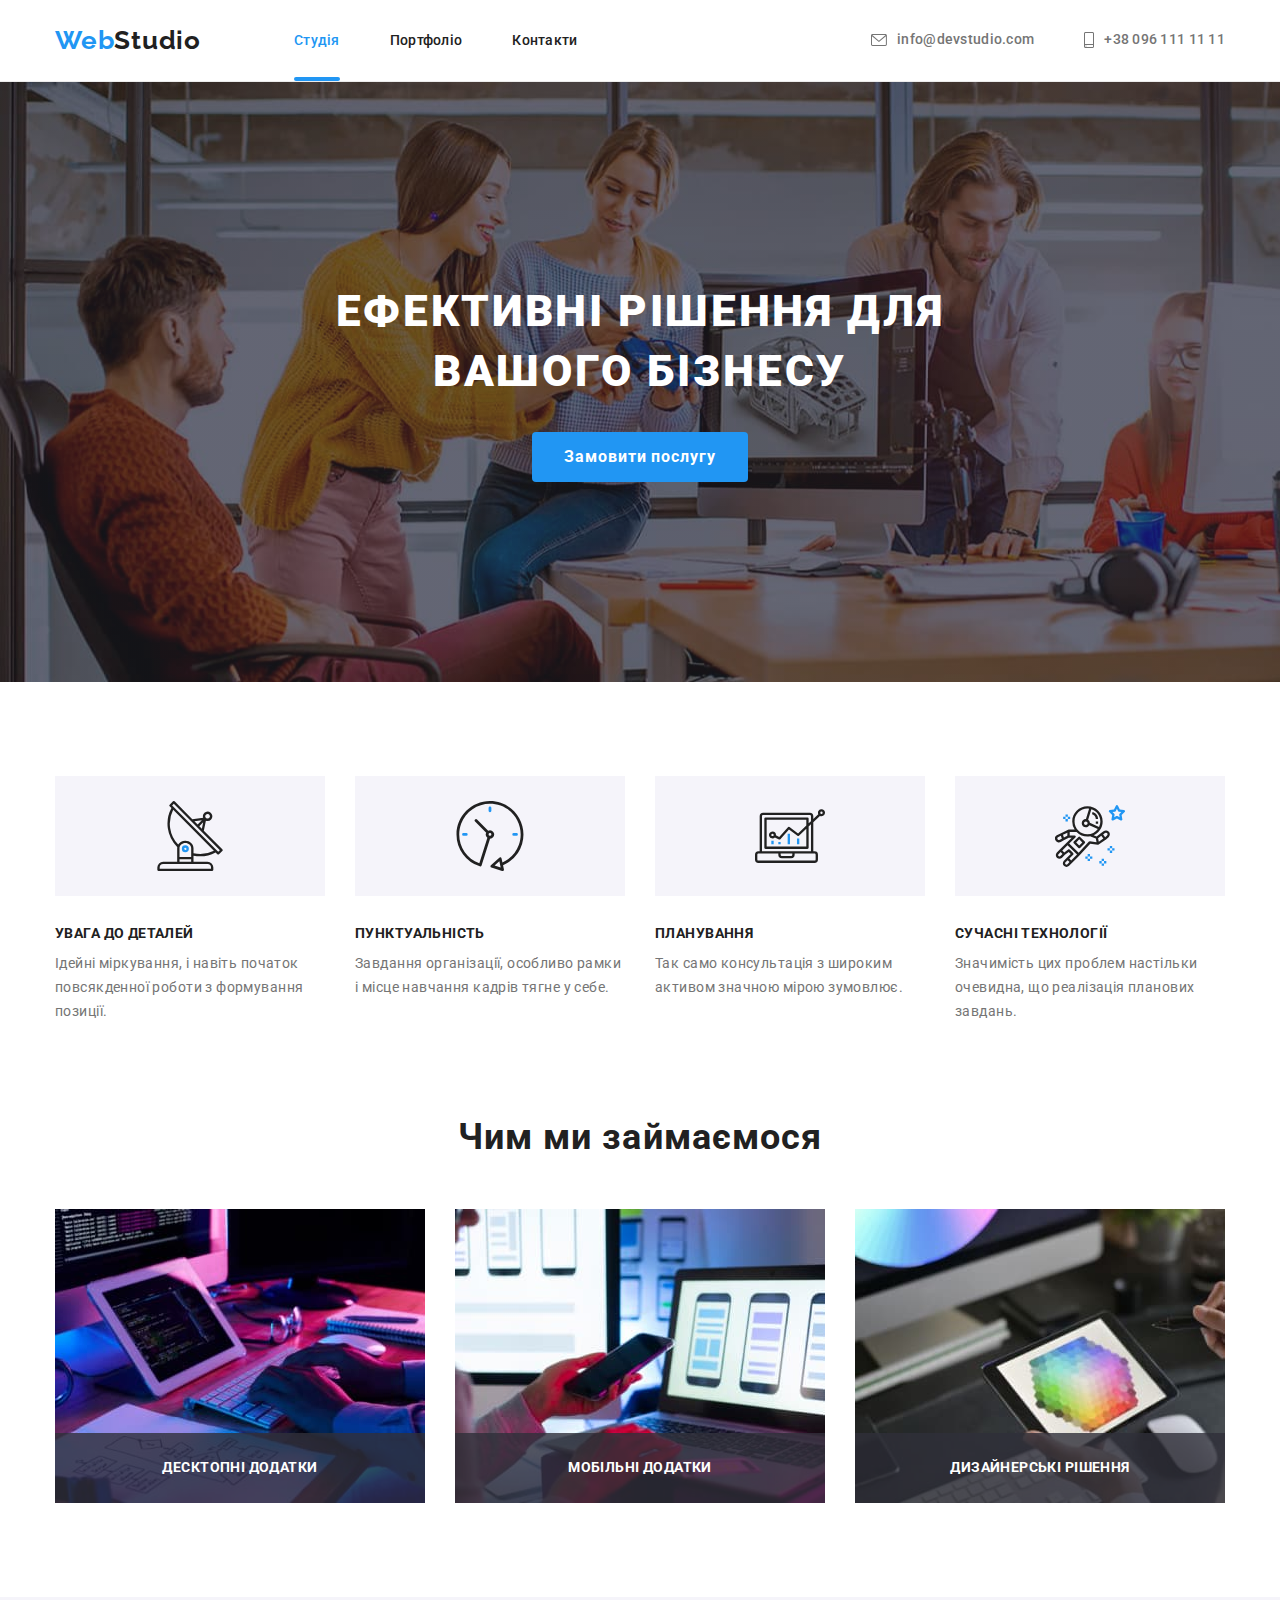
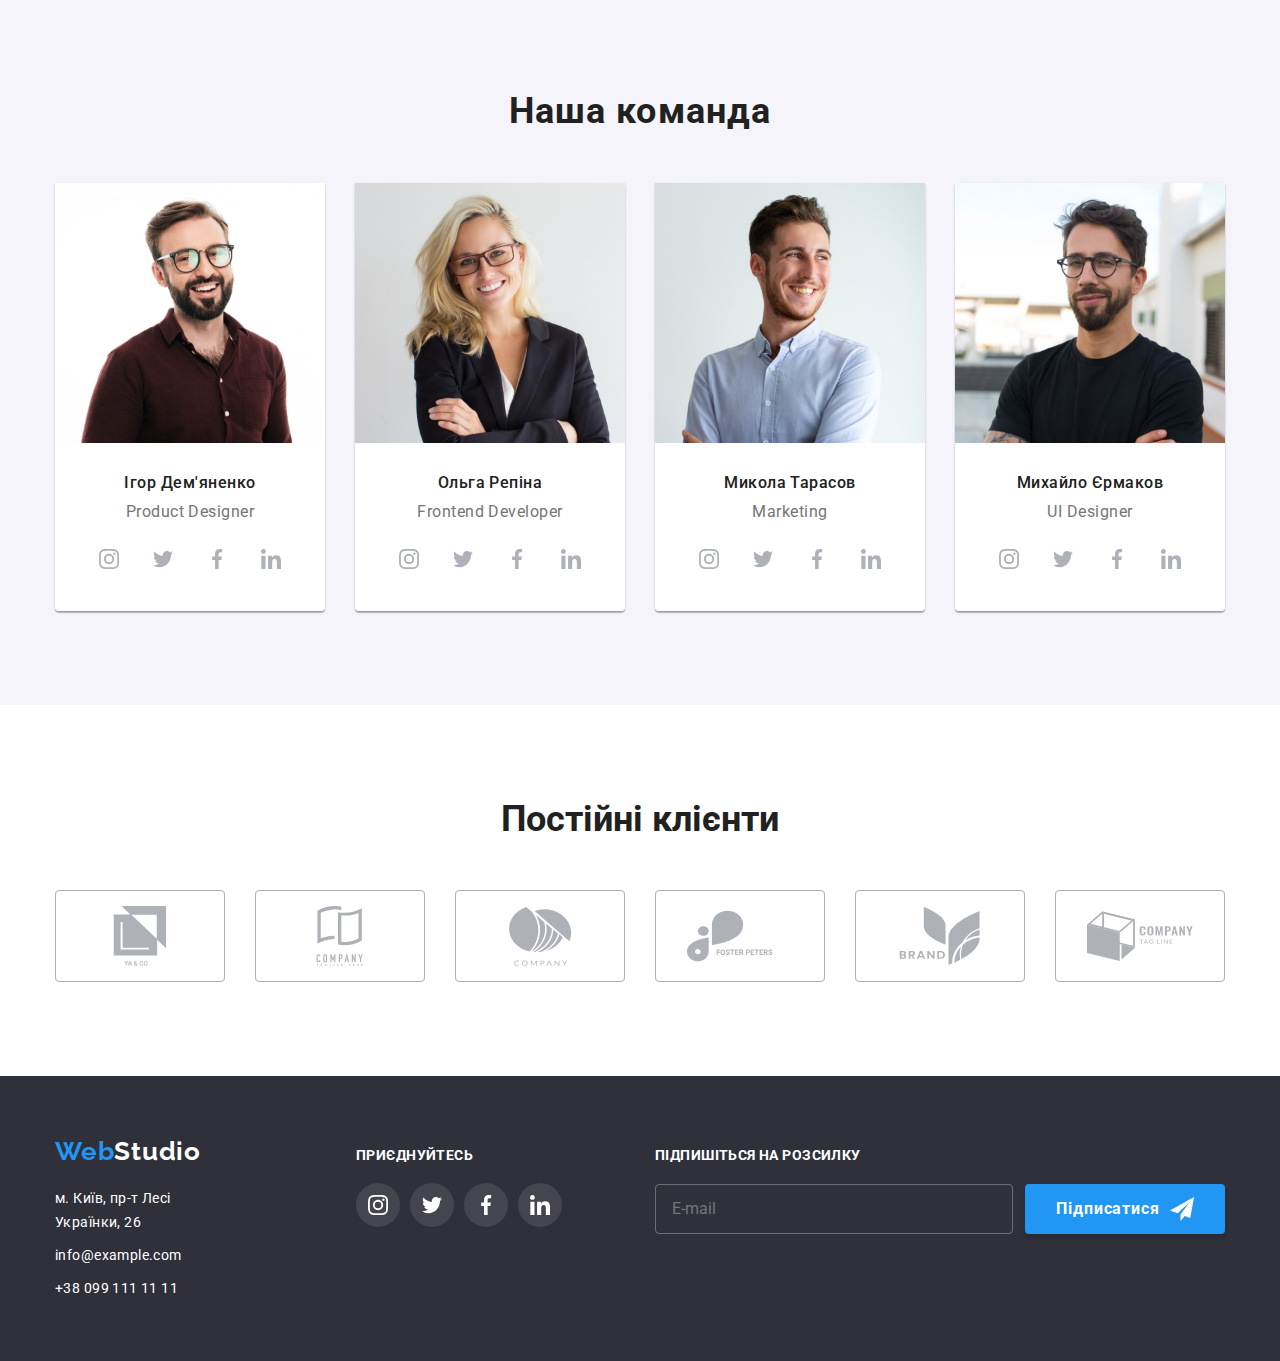
<file: index.html>
<!DOCTYPE html>
<html lang="uk">
<head>
    <meta charset="UTF-8">
    <meta http-equiv="X-UA-Compatible" content="IE=edge">
    <meta name="viewport" content="width=device-width, initial-scale=1.0">
    <title>Студія</title>
    <link rel="preconnect" href="https://fonts.googleapis.com">
    <link rel="preconnect" href="https://fonts.gstatic.com" crossorigin>
    <link href="https://fonts.googleapis.com/css2?family=Raleway:wght@700&family=Roboto:wght@400;500;700;900&display=swap"
        rel="stylesheet">
    <link rel="stylesheet" href="https://cdn.jsdelivr.net/npm/modern-normalize@1.1.0/modern-normalize.min.css">
    <link rel="stylesheet" href="./css/styles.css">
</head>
<body>
    <header class="page-header">
        <div class="container page-header-container">
        <nav class="nav">
            <a href="./index.html" lang="en" class="link logo header-logo"><span class="accent">Web</span>Studio</a>
            <ul class="list nav-list">
                <li class="nav-item"><a href="./index.html" class="link nav-link accent current">Студія</a></li>
                <li class="nav-item"><a href="./portfolio.html" class="link nav-link">Портфоліо</a></li>
                <li class="nav-item"><a href="" class="link nav-link">Контакти</a></li>
            </ul>
        </nav>
        <ul class="list contacts-list">
            <li class="contacts-item" >
                <a href="mailto:info@devstudio.com" class="link contacts-link">info@devstudio.com
                    <svg class="contacts-icon" width="16" height="12">
                        <use href="./images/icons.svg#icon-envelope"></use>
                    </svg>
                </a>                
            </li>
            <li class="contacts-item">
                <a href="tel:+380961111111" class="link contacts-link">+38 096 111 11 11
                    <svg class="contacts-icon" width="10" height="16">
                        <use href="./images/icons.svg#icon-smartphone"></use>
                    </svg>
                </a>
            </li>
        </ul>
        </div>
    </header>
    <main>
        <section class="hero">
            <div class="container">
            <h1 class="hero-title">Ефективні рішення для вашого бізнесу</h1>
            <button type="button" class="button hero-button" data-modal-open>Замовити послугу</button>
            </div>
        </section>
        <section class="features section">
            <div class="container">
            <h2 class="visually-hidden">Наші переваги</h2>
            <ul class="list features-list">
                <li class="features-item">
                    <div class="features-icon">
                        <svg width="70" height="70">
                            <use href="./images/icons.svg#icon-antenna"></use>
                        </svg>
                    </div>
                    <h3 class="features-subtitle">Увага до деталей</h3>
                    <p class="features-text">Ідейні міркування, і навіть початок повсякденної роботи з формування позиції.</p>
                </li>
                <li class="features-item">
                    <div class="features-icon">
                        <svg width="70" height="70">
                            <use href="./images/icons.svg#icon-clock"></use>
                        </svg>
                    </div>
                    <h3 class="features-subtitle">Пунктуальність</h3>
                    <p class="features-text">Завдання організації, особливо рамки і місце навчання кадрів тягне у себе.</p>
                </li>
                <li class="features-item">
                    <div class="features-icon">
                        <svg width="70" height="70">
                            <use href="./images/icons.svg#icon-diagram"></use>
                        </svg>
                    </div>
                    <h3 class="features-subtitle">Планування</h3>
                    <p class="features-text">Так само консультація з широким активом значною мірою зумовлює.</p>
                </li>
                <li class="features-item">
                    <div class="features-icon">
                        <svg width="70" height="70">
                            <use href="./images/icons.svg#icon-astronaut"></use>
                        </svg>
                    </div>
                    <h3 class="features-subtitle">Сучасні технології</h3>
                    <p class="features-text">Значимість цих проблем настільки очевидна, що реалізація планових завдань.</p>
                </li>
            </ul>
            </div>
        </section>
        <section class="work">
            <div class="container">
            <h2 class="work-title">Чим ми займаємося</h2>
            <ul class="list work-list">
                <li class="work-item">
                    <div class="work-wrapper">
                    <img src="./images/what-we-do/writing-code.jpg" alt="Програмування" width="370" height="294">
                    <p class="work-text">Десктопні додатки</p>
                    </div>
                </li>
                <li class="work-item">
                    <div class="work-wrapper">
                    <img src="./images/what-we-do/design.jpg" alt="Розробка сайтів" width="370" height="294">
                    <p class="work-text">Мобільні додатки</p>
                    </div>
                </li>
                <li class="work-item">
                    <div class="work-wrapper">
                    <img src="./images/what-we-do/colors.jpg" alt="Дизайн" width="370" height="294">
                    <p class="work-text">Дизайнерські рішення</p>
                    </div>
                </li>
            </ul>
            </div>
        </section>
        <section class="team section">
            <div class="container">
            <h2 class="team-title">Наша команда</h2>
            <ul class="list team-list">
                <li class="team-item">
                    <img src="./images/our-team/product-designer.jpg" alt="Product Designer" width="270" height="260">
                    <div class="team-card-content-wrapper">
                    <h3 class="team-member">Ігор Дем'яненко</h3>
                    <p lang="en" class="team-position">Product Designer</p>
                    <ul class="list team-icons-list">
                        <li class="team-icons-item">
                            <a href="" class="team-icons-link">
                                <svg width="20" height="20" class="team-icon">
                                    <use href="./images/icons.svg#icon-instagram"></use>
                                </svg>
                            </a>
                        </li>
                        <li class="team-icons-item">
                            <a href="" class="team-icons-link">
                                <svg width="20" height="20" class="team-icon">
                                    <use href="./images/icons.svg#icon-twitter"></use>
                                </svg>
                            </a>
                        </li>
                        <li class="team-icons-item">
                            <a href="" class="team-icons-link">
                                <svg width="20" height="20" class="team-icon">
                                    <use href="./images/icons.svg#icon-facebook"></use>
                                </svg>
                            </a>
                        </li>
                        <li class="team-icons-item">
                            <a href="" class="team-icons-link">
                                <svg width="20" height="20" class="team-icon">
                                    <use href="./images/icons.svg#icon-linkedin"></use>
                                </svg>
                            </a>
                        </li>
                    </ul>
                    </div>
                </li>
                <li class="team-item">
                    <img src="./images/our-team/frontend-developer.jpg" alt="Frontend Developer" width="270" height="260">
                    <div class="team-card-content-wrapper">
                    <h3 class="team-member">Ольга Репіна</h3>
                    <p lang="en" class="team-position">Frontend Developer</p>
                    <ul class="list team-icons-list">
                        <li class="team-icons-item">
                            <a href="" class="team-icons-link">
                                <svg width="20" height="20" class="team-icon">
                                    <use href="./images/icons.svg#icon-instagram"></use>
                                </svg>
                            </a>
                        </li>
                        <li class="team-icons-item">
                            <a href="" class="team-icons-link">
                                <svg width="20" height="20" class="team-icon">
                                    <use href="./images/icons.svg#icon-twitter"></use>
                                </svg>
                            </a>
                        </li>
                        <li class="team-icons-item">
                            <a href="" class="team-icons-link">
                                <svg width="20" height="20" class="team-icon">
                                    <use href="./images/icons.svg#icon-facebook"></use>
                                </svg>
                            </a>
                        </li>
                        <li class="team-icons-item">
                            <a href="" class="team-icons-link">
                                <svg width="20" height="20" class="team-icon">
                                    <use href="./images/icons.svg#icon-linkedin"></use>
                                </svg>
                            </a>
                        </li>
                    </ul>
                    </div>
                </li>
                <li class="team-item">
                    <img src="./images/our-team/marketing.jpg" alt="Marketing" width="270" height="260">
                    <div class="team-card-content-wrapper">
                    <h3 class="team-member">Микола Тарасов</h3>
                    <p lang="en" class="team-position">Marketing</p>
                    <ul class="list team-icons-list">
                        <li class="team-icons-item">
                            <a href="" class="team-icons-link">
                                <svg width="20" height="20" class="team-icon">
                                    <use href="./images/icons.svg#icon-instagram"></use>
                                </svg>
                            </a>
                        </li>
                        <li class="team-icons-item">
                            <a href="" class="team-icons-link">
                                <svg width="20" height="20" class="team-icon">
                                    <use href="./images/icons.svg#icon-twitter"></use>
                                </svg>
                            </a>
                        </li>
                        <li class="team-icons-item">
                            <a href="" class="team-icons-link">
                                <svg width="20" height="20" class="team-icon">
                                    <use href="./images/icons.svg#icon-facebook"></use>
                                </svg>
                            </a>
                        </li>
                        <li class="team-icons-item">
                            <a href="" class="team-icons-link">
                                <svg width="20" height="20" class="team-icon">
                                    <use href="./images/icons.svg#icon-linkedin"></use>
                                </svg>
                            </a>
                        </li>
                    </ul>
                    </div>
                </li>
                <li class="team-item">
                    <img src="./images/our-team/ui-designer.jpg" alt="UI Designer" width="270" height="260">
                    <div class="team-card-content-wrapper">
                    <h3 class="team-member">Михайло Єрмаков</h3>
                    <p lang="en" class="team-position">UI Designer</p>
                    <ul class="list team-icons-list">
                        <li class="team-icons-item">
                            <a href="" class="team-icons-link">
                                <svg width="20" height="20" class="team-icon">
                                    <use href="./images/icons.svg#icon-instagram"></use>
                                </svg>
                            </a>
                        </li>
                        <li class="team-icons-item">
                            <a href="" class="team-icons-link">
                                <svg width="20" height="20" class="team-icon">
                                    <use href="./images/icons.svg#icon-twitter"></use>
                                </svg>
                            </a>
                        </li>
                        <li class="team-icons-item">
                            <a href="" class="team-icons-link">
                                <svg width="20" height="20" class="team-icon">
                                    <use href="./images/icons.svg#icon-facebook"></use>
                                </svg>
                            </a>
                        </li>
                        <li class="team-icons-item">
                            <a href="" class="team-icons-link">
                                <svg width="20" height="20" class="team-icon">
                                    <use href="./images/icons.svg#icon-linkedin"></use>
                                </svg>
                            </a>
                        </li>
                    </ul>
                    </div>
                </li>
            </ul>
            </div>
        </section>     
        <section class="section clients-section">
            <div class="container">
                <h2 class="title clients-title">Постійні клієнти</h2>
                <ul class="list clients-list">
                    <li class="clients-item">
                        <a href="" class="clients-link">
                        <svg class="clients-icon" width="106" height="60">
                        <use href="./images/icons.svg#icon-client-logo1"></use>
                    </svg>
                        </a>
                    </li>
                    <li class="clients-item">
                        <a href="" class="clients-link">
                            <svg class="clients-icon" width="106" height="60">
                                <use href="./images/icons.svg#icon-client-logo2"></use>
                            </svg>
                        </a>
                    </li>
                    <li class="clients-item">
                        <a href="" class="clients-link">
                            <svg class="clients-icon" width="106" height="60">
                                <use href="./images/icons.svg#icon-client-logo3"></use>
                            </svg>
                        </a>
                    </li>
                    <li class="clients-item">
                        <a href="" class="clients-link">
                            <svg class="clients-icon" width="106" height="60">
                                <use href="./images/icons.svg#icon-client-logo4"></use>
                            </svg>
                        </a>
                    </li>
                    <li class="clients-item">
                        <a href="" class="clients-link">
                            <svg class="clients-icon" width="106" height="60">
                                <use href="./images/icons.svg#icon-client-logo5"></use>
                            </svg>
                        </a>
                    </li>
                    <li class="clients-item">
                        <a href="" class="clients-link">
                            <svg class="clients-icon" width="106" height="60">
                                <use href="./images/icons.svg#icon-client-logo6"></use>
                            </svg>
                        </a>
                    </li>
                </ul>
            </div>
        </section>   
    </main>
    <footer class="page-footer">
        <div class="container footer-container">
            <div class="footer-logo-contacts">
                <a href="./index.html" lang="en" class="link logo footer-logo"><span class="accent">Web</span><span
                        class="studio">Studio</span></a>
                <address class="address">
                    <ul class="list address-list">
                        <li class="address-item"><a href="https://goo.gl/maps/y6KrP9Lz9JyF5ozc9" target="_blank"
                                rel="noopener noreferrer" class="link address-link">м. Київ, пр-т Лесі Українки, 26</a></li>
                        <li class="address-item"><a href="mailto:info@example.com"
                                class="link address-link footer-contacts-link">info@example.com</a></li>
                        <li class="address-item"><a href="tel:+380991111111"
                                class="link address-link footer-contacts-link">+38 099 111 11 11</a></li>
                    </ul>
                </address>
            </div>
            <div class="footer-social-join">
                <p class="join">Приєднуйтесь</p>
                <ul class="list footer-social-list">
                    <li class="footer-social-item">
                        <a href="" class="footer-social-link">
                            <svg class="footer-social-icon" width="20" height="20">
                                <use href="./images/icons.svg#icon-instagram"></use>
                            </svg>
                        </a>
                    </li>
                    <li class="footer-social-item">
                        <a href="" class="footer-social-link">
                            <svg class="footer-social-icon" width="20" height="20">
                                <use href="./images/icons.svg#icon-twitter"></use>
                            </svg>
                        </a>
                    </li>
                    <li class="footer-social-item">
                        <a href="" class="footer-social-link">
                            <svg class="footer-social-icon" width="20" height="20">
                                <use href="./images/icons.svg#icon-facebook"></use>
                            </svg>
                        </a>
                    </li>
                    <li class="footer-social-item">
                        <a href="" class="footer-social-link">
                            <svg class="footer-social-icon" width="20" height="20">
                                <use href="./images/icons.svg#icon-linkedin"></use>
                            </svg>
                        </a>
                    </li>
                </ul>
            </div>
            <div class="footer-form-wrapper">
                <form class="footer-form">
                    <p class="footer-form-text">Підпишіться на розсилку</p>
                    <div class="footer-form-subscribe">
                    <input type="text" class="footer-form-input" name="user_email" placeholder="E-mail">
                    <button type="submit" class="footer-form-submit">
                        Підписатися
                        <svg class="footer-form-icon" width="24" height="24">
                            <use href="./images/icons.svg#icon-send"></use>
                        </svg>
                    </button>
                    </div>
                </form>
            </div>
        </div>
    </footer>
     
    <div class="backdrop is-hidden" data-modal>
        <div class="modal">
            <button type="button" class="button modal-close-btn" data-modal-close>
                <svg width="18px" height="18px">
                    <use href="./images/icons.svg#icon-modal-close-icon"></use>
                </svg>
            </button>
            <form class="modal-form">
                <p class="modal-form-text">Залиште свої дані, ми вам передзвонимо</p>
                <label class="modal-form-field">
                    <span class="modal-form-input-desc">Ім'я</span>
                    <span class="modal-form-input-wrapper">
                    <input type="text" name="user_name" class="modal-form-input">
                    <svg class="modal-form-icon" width="18" height="18">
                        <use href="./images/icons.svg#icon-person"></use>
                    </svg>
                    </span>
                </label>
                <label class="modal-form-field">
                    <span class="modal-form-input-desc">Телефон</span>
                    <span class="modal-form-input-wrapper">
                    <input type="tel" name="user_phone" class="modal-form-input">
                    <svg class="modal-form-icon" width="18" height="18">
                        <use href="./images/icons.svg#icon-phone"></use>
                    </svg>
                    </span>
                </label>
                <label class="modal-form-field">
                    <span class="modal-form-input-desc">Пошта</span>
                    <span class="modal-form-input-wrapper">
                    <input type="email" name="user_email" class="modal-form-input">
                    <svg class="modal-form-icon" width="18" height="18">
                        <use href="./images/icons.svg#icon-email"></use>
                    </svg>
                    </span>
                </label>
                <label class="modal-form-comment-field">
                    <span class="modal-form-comment-desc">Коментар</span>
                    <textarea name="user_comment" class="modal-form-comment" placeholder="Введіть текст"
                    ></textarea>
                </label>           
                <input id="policy" type="checkbox" name="user_policy" class="modal-form-checkbox visually-hidden">
                <label for="policy" class="modal-form-check-desc">Погоджуюся з розсилкою та приймаю&nbsp;<a class="modal-form-link" href="">Умови договору</a>
                </label>
                
                
                <button type="submit" class="button modal-form-submit">
                    Відправити
                </button>            
            </form>
        </div>
    </div>

<script src="./js/modal.js"></script>
</body>
</html>
</file>
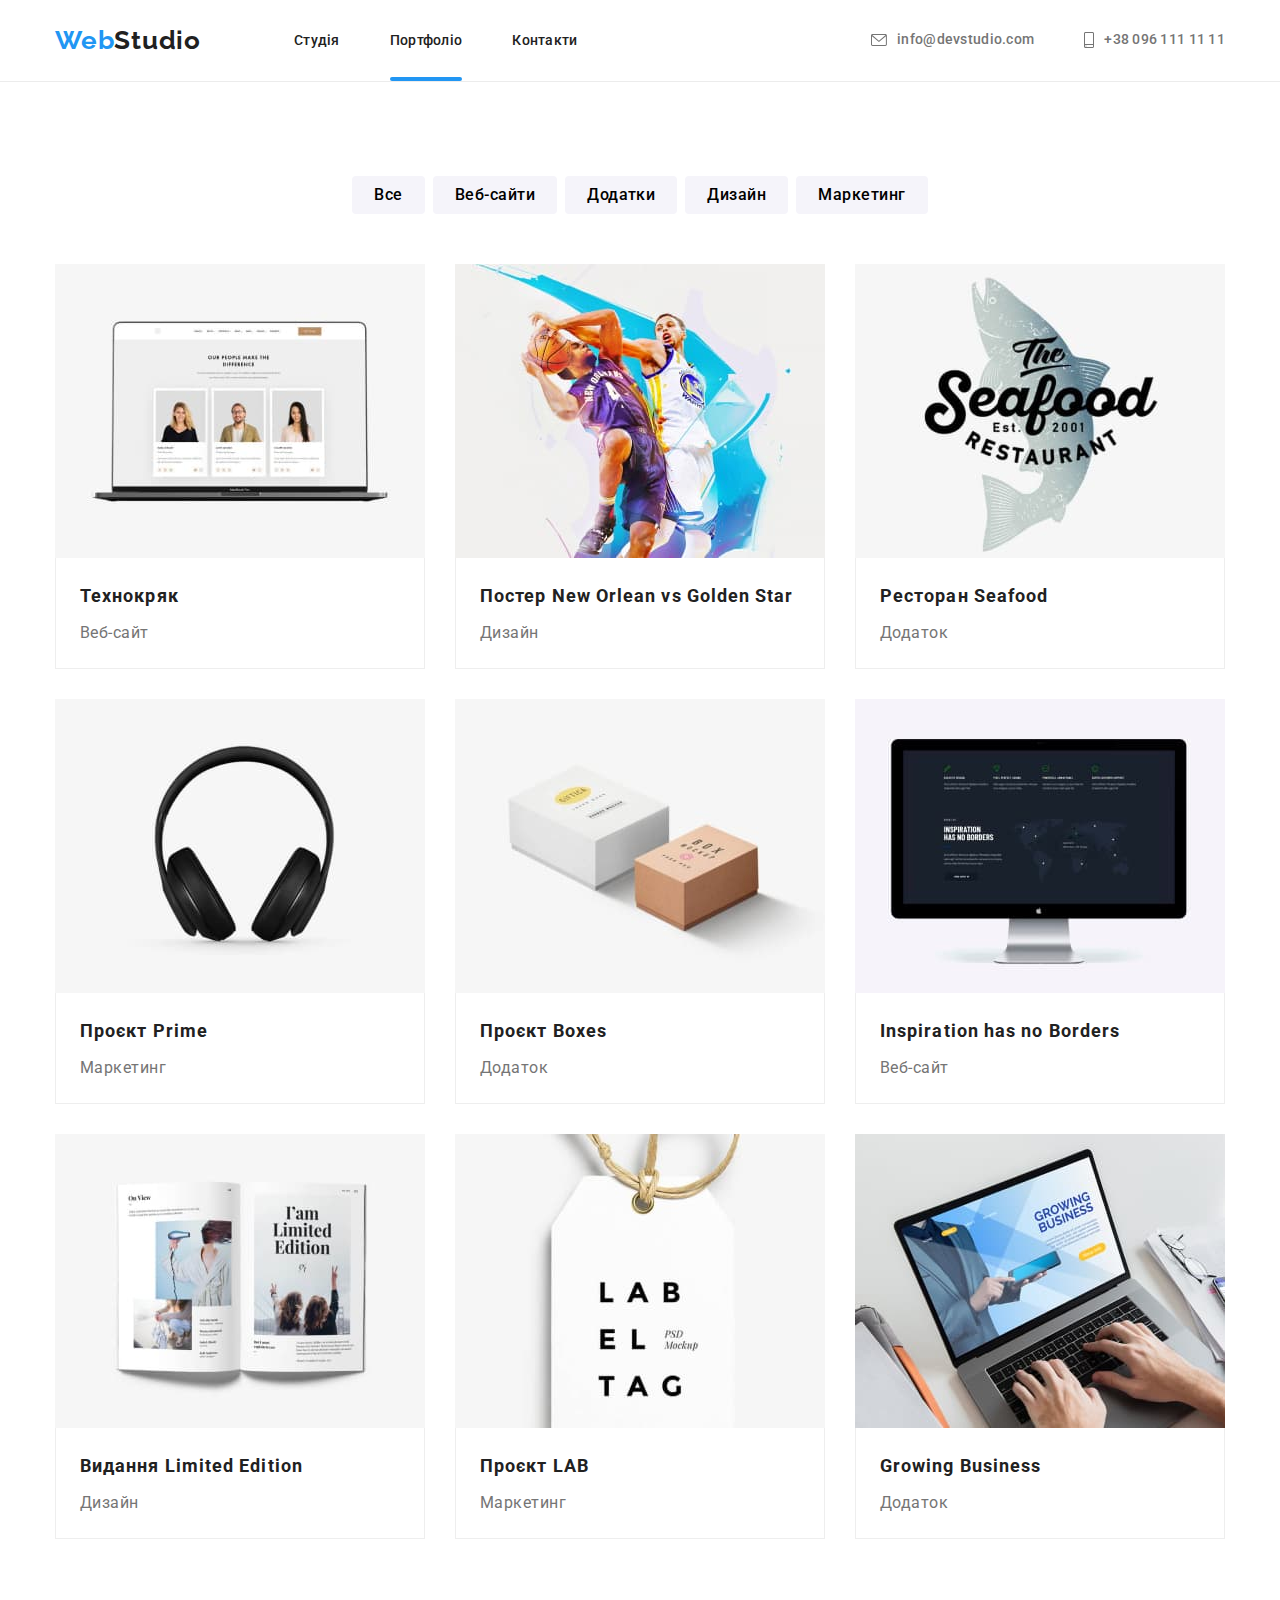
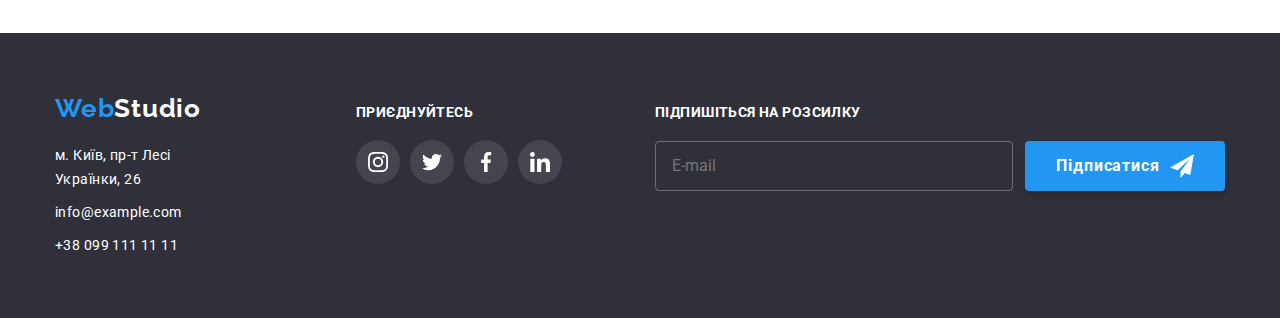
<file: portfolio.html>
<!DOCTYPE html>
<html lang="ru">
<head>
    <meta charset="UTF-8">
    <meta http-equiv="X-UA-Compatible" content="IE=edge">
    <meta name="viewport" content="width=device-width, initial-scale=1.0">
    <title>Портфоліо</title>
    <link rel="preconnect" href="https://fonts.googleapis.com">
    <link rel="preconnect" href="https://fonts.gstatic.com" crossorigin>
    <link href="https://fonts.googleapis.com/css2?family=Raleway:wght@700&family=Roboto:wght@400;500;700;900&display=swap"
        rel="stylesheet">
    <link rel="stylesheet" href="https://cdn.jsdelivr.net/npm/modern-normalize@1.1.0/modern-normalize.min.css">
    <link rel="stylesheet" href="./css/styles.css">
</head>
<body>
    <header class="page-header">
        <div class="container page-header-container">
            <nav class="nav">
                <a href="./index.html" lang="en" class="link logo header-logo"><span class="accent">Web</span>Studio</a>
                <ul class="list nav-list">
                    <li class="nav-item"><a href="./index.html" class="link nav-link">Студія</a></li>
                    <li class="nav-item"><a href="./portfolio.html" class="link nav-link current">Портфоліо</a></li>
                    <li class="nav-item"><a href="" class="link nav-link">Контакти</a></li>
                </ul>
            </nav>
            <ul class="list contacts-list">
                <li class="contacts-item">
                    <a href="mailto:info@devstudio.com" class="link contacts-link">info@devstudio.com
                        <svg class="contacts-icon" width="16" height="12">
                            <use href="./images/icons.svg#icon-envelope"></use>
                        </svg>
                    </a>
                </li>
                <li class="contacts-item">
                    <a href="tel:+380961111111" class="link contacts-link">+38 096 111 11 11
                        <svg class="contacts-icon" width="10" height="16">
                            <use href="./images/icons.svg#icon-smartphone"></use>
                        </svg>
                    </a>
                </li>
            </ul>
        </div>
    </header>
    <main>
        <section class="projects section">
            <div class="container">
            <h1 class="visually-hidden">Наші проєкти</h1>
            <ul class="list filter-list">
                <li class="filter-item"><button type="button" class="button filter-button">Все</button></li>
                <li class="filter-item"><button type="button" class="button filter-button">Веб-сайти</button></li>
                <li class="filter-item"><button type="button" class="button filter-button">Додатки</button></li>
                <li class="filter-item"><button type="button" class="button filter-button">Дизайн</button></li>
                <li class="filter-item"><button type="button" class="button filter-button">Маркетинг</button></li>
            </ul>
            <ul class="list projects-list">
                <li class="projects-item">
                    <a href="" class="link project-link">
                        <div class="projects-wrapper">
                            <img src="./images/portfolio/screen.jpg" alt="Технокряк" width="370" height="294">
                                <p class="projects-overlay">Ресурс пропонує комплексні пропозиції з різним рівнем функціоналу та сервісів. Все це дозволить
                        відвідувачу отримати вичерпні відомості про компанію чи приватну особу.</p>
                        </div>
                    <div class="projects-card-content-wrapper">
                    <h2 class="projects-name">Технокряк</h2>
                    <p class="projects-type">Веб-сайт</p>
                    </div>
                    </a>
                </li>
                <li class="projects-item">
                    <a href="" class="link project-link">
                        <div class="projects-wrapper">
                            <img src="./images/portfolio/poster.jpg" alt="Постер New Orlean vs Golden Star" width="370" height="294">
                                <p class="projects-overlay">Ресурс пропонує комплексні пропозиції з різним рівнем функціоналу та сервісів. Все це дозволить відвідувачу отримати
                                вичерпні відомості про компанію чи приватну особу.</p>
                    </div>
                    <div class="projects-card-content-wrapper">
                    <h2 class="projects-name">Постер <span lang="en">New Orlean vs Golden Star</span></h2>
                    <p class="projects-type">Дизайн</p>
                    </div>
                    </a>
                </li>
                <li class="projects-item">
                    <a href="" class="link project-link">
                        <div class="projects-wrapper">
                            <img src="./images/portfolio/restaurant-logo.jpg" alt="Ресторан Seafood" width="370" height="294">
                                <p class="projects-overlay">Ресурс пропонує комплексні пропозиції з різним рівнем функціоналу та сервісів. Все це дозволить
                                відвідувачу отримати вичерпні відомості про компанію чи приватну особу.</p>
                        </div>
                    <div class="projects-card-content-wrapper">
                    <h2 class="projects-name">Ресторан <span lang="en">Seafood</span></h2>
                    <p class="projects-type">Додаток</p>
                    </div>
                    </a>
                </li>
                <li class="projects-item">
                    <a href="" class="link project-link">
                        <div class="projects-wrapper">
                            <img src="./images/portfolio/headphones.jpg" alt="Проєкт Prime" width="370" height="294">
                                <p class="projects-overlay">Ресурс пропонує комплексні пропозиції з різним рівнем функціоналу та сервісів. Все це дозволить
                                відвідувачу отримати вичерпні відомості про компанію чи приватну особу.</p>
                        </div>
                    <div class="projects-card-content-wrapper">
                    <h2 class="projects-name">Проєкт <span lang="en">Prime</span></h2>
                    <p class="projects-type">Маркетинг</p>
                    </div>
                    </a>
                </li>
                <li class="projects-item">
                    <a href="" class="link project-link">
                        <div class="projects-wrapper">
                            <img src="./images/portfolio/boxes.jpg" alt="Проєкт Boxes" width="370" height="294">
                                <p class="projects-overlay">Ресурс пропонує комплексні пропозиції з різним рівнем функціоналу та сервісів. Все це дозволить
                                відвідувачу отримати вичерпні відомості про компанію чи приватну особу.</p>
                        </div>
                    <div class="projects-card-content-wrapper">
                    <h2 class="projects-name">Проєкт <span lang="en">Boxes</span></h2>
                    <p class="projects-type">Додаток</p>
                    </div>
                    </a>
                </li>
                <li class="projects-item">
                    <a href="" class="link project-link">
                        <div class="projects-wrapper">
                            <img src="./images/portfolio/monitor.jpg" alt="Inspiration has no Borders" width="370" height="294">
                                <p class="projects-overlay">Ресурс пропонує комплексні пропозиції з різним рівнем функціоналу та сервісів. Все це дозволить
                                відвідувачу отримати вичерпні відомості про компанію чи приватну особу.</p>
                        </div>
                    <div class="projects-card-content-wrapper">
                    <h2 lang="en" class="projects-name">Inspiration has no Borders</h2>
                    <p class="projects-type">Веб-сайт</p>
                    </div>
                    </a>
                </li>
                <li class="projects-item">
                    <a href="" class="link project-link">
                        <div class="projects-wrapper">
                            <img src="./images/portfolio/magazine.jpg" alt="Видання Limited Edition" width="370" height="294">
                                <p class="projects-overlay">Ресурс пропонує комплексні пропозиції з різним рівнем функціоналу та сервісів. Все це дозволить
                                відвідувачу отримати вичерпні відомості про компанію чи приватну особу.</p>
                        </div>
                    <div class="projects-card-content-wrapper">
                    <h2 class="projects-name">Видання <span lang="en">Limited Edition</span></h2>
                    <p class="projects-type">Дизайн</p>
                    </div>
                    </a>
                </li>
                <li class="projects-item">
                    <a href="" class="link project-link">
                        <div class="projects-wrapper">
                            <img src="./images/portfolio/label.jpg" alt="Проєкт LAB" width="370" height="294">
                                <p class="projects-overlay">Ресурс пропонує комплексні пропозиції з різним рівнем функціоналу та сервісів. Все це дозволить
                                відвідувачу отримати вичерпні відомості про компанію чи приватну особу.</p>
                        </div>
                    <div class="projects-card-content-wrapper">
                    <h2 class="projects-name">Проєкт <span lang="en">LAB</span></h2>
                    <p class="projects-type">Маркетинг</p>
                    </div>
                    </a>
                </li>
                <li class="projects-item">
                    <a href="" class="link project-link">
                        <div class="projects-wrapper">
                            <img src="./images/portfolio/laptop.jpg" alt="Growing Business" width="370" height="294">
                                <p class="projects-overlay">Ресурс пропонує комплексні пропозиції з різним рівнем функціоналу та сервісів. Все це дозволить
                                відвідувачу отримати вичерпні відомості про компанію чи приватну особу.</p>
                        </div>
                    <div class="projects-card-content-wrapper">
                    <h2 lang="en" class="projects-name">Growing Business</h2>
                    <p class="projects-type">Додаток</p>
                    </div>
                    </a>
                </li>
            </ul>
            </div>
        </section>
        </main>
    <footer class="page-footer">
        <div class="container footer-container">
            <div class="footer-logo-contacts">
                <a href="./index.html" lang="en" class="link logo footer-logo"><span class="accent">Web</span><span
                        class="studio">Studio</span></a>
                <address class="address">
                    <ul class="list address-list">
                        <li class="address-item"><a href="https://goo.gl/maps/y6KrP9Lz9JyF5ozc9" target="_blank"
                                rel="noopener noreferrer" class="link address-link">м. Київ, пр-т Лесі Українки, 26</a></li>
                        <li class="address-item"><a href="mailto:info@example.com"
                                class="link address-link footer-contacts-link">info@example.com</a></li>
                        <li class="address-item"><a href="tel:+380991111111"
                                class="link address-link footer-contacts-link">+38 099 111
                                11 11</a></li>
                    </ul>
                </address>
            </div>
            <div class="footer-social-join">
                <p class="join">Приєднуйтесь</p>
                <ul class="list footer-social-list">
                    <li class="footer-social-item">
                        <a href="" class="footer-social-link">
                            <svg class="footer-social-icon" width="20" height="20">
                                <use href="./images/icons.svg#icon-instagram"></use>
                            </svg>
                        </a>
                    </li>
                    <li class="footer-social-item">
                        <a href="" class="footer-social-link">
                            <svg class="footer-social-icon" width="20" height="20">
                                <use href="./images/icons.svg#icon-twitter"></use>
                            </svg>
                        </a>
                    </li>
                    <li class="footer-social-item">
                        <a href="" class="footer-social-link">
                            <svg class="footer-social-icon" width="20" height="20">
                                <use href="./images/icons.svg#icon-facebook"></use>
                            </svg>
                        </a>
                    </li>
                    <li class="footer-social-item">
                        <a href="" class="footer-social-link">
                            <svg class="footer-social-icon" width="20" height="20">
                                <use href="./images/icons.svg#icon-linkedin"></use>
                            </svg>
                        </a>
                    </li>
                </ul>
            </div>
            <div class="footer-form-wrapper">
                <form aclass="footer-form">
                    <p class="footer-form-text">Підпишіться на розсилку</p>
                    <div class="footer-form-subscribe">
                    <input type="email" class="footer-form-input" name="user_email" placeholder="E-mail">
                    <button type="submit" class="footer-form-submit">
                        Підписатися
                        <svg class="footer-form-icon" width="24" height="24">
                            <use href="./images/icons.svg#icon-send"></use>
                        </svg>
                    </button>
                    </div>
                </form>
            </div>
        </div>
    </footer>
     
    <div class="backdrop is-hidden" data-modal>
        <div class="modal">
            <button type="button" class="button modal-close-btn" data-modal-close>
                <svg width="18px" height="18px">
                    <use href="./images/icons.svg#icon-modal-close-icon"></use>
                </svg>
            </button>
           
        </div>
        </div>
    
</body>
</html>
</file>
<file: css/styles.css>
/*===============COMPONENTS================*/

:root {
    --main-font-family: 'Roboto', sans-serif;

    --main-color: #212121;
    --secondary-color: #757575;
    --accent-color: #2196F3;
    --light-color: #FFFFFF;
    --footer-contacts: rgba(255, 255, 255, 0.6);

    --dark-background: #2F303A;
    --light-background: #FFFFFF;
    --accent-background: #F5F4FA;
    --hero-button-hover: #188CE8;
    --header-border: #ECECEC;
    --projects-border: #EEEEEE;
    --features-icon-background: #F5F4FA;
    --team-clients-icons-link: #AFB1B8;
    --footer-socials-link: rgba(255, 255, 255, 0.1);
    --work-text-background: rgba(47, 48, 58, 0.8);
    --portfolio-overlay-bg: rgba(33, 150, 243, 0.9);
    --backdrop-background: rgba(0, 0, 0, 0.2);
    --modal-form-placeholder: rgba(117, 117, 117, 0.5);

    --transition-duration: 250ms;
    --transition-timing-function: cubic-bezier(0.4, 0, 0.2, 1);
}

h1,
h2,
h3,
h4,
p {
    margin-top: 0;
    margin-bottom: 0;
}

ul, ol {
    margin-top: 0;
    margin-bottom: 0;
    padding-left: 0;
}

img {
    display: block;
    max-width: 100%;
    height: auto;
}

.list {
    list-style: none;
}

.link {
    text-decoration: none;
}

.button {
    cursor: pointer;
}

.logo {
    font-family: 'Raleway', sans-serif;
    font-weight: 700;
    font-size: 26px;
    line-height: 1.19;
    letter-spacing: 0.03em;
    color: var(--main-color);     
}

.container {
    width: 1200px;
    margin-left: auto;
    margin-right: auto;
    padding-left: 15px;
    padding-right: 15px;
}

.section {
   padding-top: 94px;
   padding-bottom: 94px;

}

.title {
    font-size: 36px;
}

body {
    font-family: var(--main-font-family);
    color: var(--main-color);
    background-color: var(--light-background);
}


/*================HEADER====================*/

.header-logo {
    margin-right: 93px;
}

.nav-link, 
.contacts-link {
    font-weight: 500;
    font-size: 14px;
    line-height: 1.14;
    letter-spacing: 0.02em;

    transition: color var(--transition-duration) var(--transition-timing-function);
    
}

.nav-link {
    position: relative;
   color: var(--main-color);
   padding-top: 32px;
   padding-bottom: 32.5px;
}

.contacts-link {
    color:var(--secondary-color);
    display: inline-flex;
    align-items: center;
    flex-direction: row-reverse;
    fill: currentColor;
}

.nav-link:hover,
.contacts-link:hover,
.address-link:hover {
    color: var(--accent-color);
}

.nav-link:focus,
.contacts-link:focus,
.address-link:focus {
    color: var(--accent-color);
}

.accent {
    color: var(--accent-color);
}

.current::after {
    position: absolute;
    bottom: 0;
    left: 0;
    content: "";
    display: inline-block;
    width: 100%;
    height: 4px;
    background-color: var(--accent-color);
    border-radius: 2px;
}

.page-header-container {
    display: flex;
    align-items: center;
}

.page-header {
    padding-top: 25px;
    padding-bottom: 25px;
    border-bottom: 1px solid var(--header-border);
}

.nav {
    display: flex;
    align-items: center;
}

.nav-list {
    display: flex;
}

.contacts-list {
    display: flex;
    margin-left: auto;
}

.contacts-item {
    display: inline-flex;
}

.nav-item:not(:last-child) {
    margin-right: 50px;
}

.contacts-item:not(:last-child) {
    margin-right: 50px;
    }

.contacts-icon {
    margin-right: 10px;
    display: inline-block;
}

.contacts-icon:hover,
.contacts-icon:focus {
    fill: var(--accent-color);
}


/*================HERO=====================*/

.hero {
    text-align: center;
    padding-top: 200px;
    padding-bottom: 200px;
    max-width: 1600px;
    margin-left: auto;
    margin-right: auto;
    background-image: linear-gradient(rgba(47, 48, 58, 0.4), rgba(47, 48, 58, 0.4)), 
    url(../images/hero/bg.jpg);
    background-size: cover;
    background-color: var(--dark-background);
}

.hero-title {
    font-weight: 900;
    font-size: 44px;
    line-height: 1.36;
    text-align: center;
    letter-spacing: 0.06em;
    text-transform: uppercase;
    
    color: var(--light-color);

    width: 700px;
    margin-left: auto;
    margin-right: auto;
    margin-bottom: 30px;
}

.hero-button {
    font-family: inherit;
    font-weight: 700;
    line-height: 1.88;
    text-align: center;
    letter-spacing: 0.06em;
    border: none;
    border-radius: 4px;

    background-color: var(--accent-color);
    color: var(--light-color);

    padding-left: 32px;
    padding-right: 32px;
    padding-top: 10px;
    padding-bottom: 10px;

    transition: background-color var(--transition-duration) var(--transition-timing-function);
}

.hero-button:hover,
.hero-button:focus {
    background-color: var(--hero-button-hover);
    box-shadow: 0px 4px 4px rgba(0, 0, 0, 0.15);
    border: none;
    border-radius: 4px;
}


/*===============FEATURES==================*/

.visually-hidden {
    position: absolute;
    white-space: nowrap;
    width: 1px;
    height: 1px;
    overflow: hidden;
    border: 0;
    padding: 0;
    clip: rect(0 0 0 0);
    clip-path: inset(50%);
    margin: -1px;
}

.features {
    padding-top: 94px;
    padding-bottom: 94px;
}

.features-subtitle {
    font-weight: 700;
    font-size: 14px;
    line-height: 1.14;
    letter-spacing: 0.03em;
    text-transform: uppercase;
    margin-bottom: 10px;
}

.features-text {
    font-size: 14px;
    line-height: 1.71;     
    letter-spacing: 0.03em;

    color: var(--secondary-color);
}

.features-list,
.work-list,
.team-list {
    display: flex;
    gap: 30px;
}

.features-item,
.team-item {
    flex-basis: calc((100% - 90px) / 4);
}

.team-card-content-wrapper {
    border-radius: 0px 0px 4px 4px;
    text-align: center;
    padding-top: 30px;
    padding-bottom: 30px;
    background-color: var(--light-color);    
}

.features-icon {
    display: flex;
    gap: 30px;
    justify-content: center;
    align-items: center;
    margin-bottom: 30px;
    min-height: 120px;
          
    background-color: var(--features-icon-background);
}


/*===============WORK, TEAM=======================*/

.work-title,
.team-title {
    font-weight: 700;
    font-size: 36px;
    line-height: 1.16;
    text-align: center;
    letter-spacing: 0.03em;  
    
    margin-bottom: 50px;
}

.work-item {
    flex-basis: calc((100% - 60px) / 3);
}

.work {
    padding-bottom: 94px;
}

.work-wrapper {
    position: relative;    
}

.work-text {
    position: absolute;
    left: 0;
    bottom: 0;
    padding-top: 27px;
    padding-bottom: 27px;
    width: 100%;
    
    font-weight: 700;
    font-size: 14px;
    line-height: 1.14;
    text-align: center;
    letter-spacing: 0.03em;
    text-transform: uppercase;
    color: var(--light-color);

    background-color: var(--work-text-background);
    
}

.team {
    background-color: var(--accent-background);
}

.team-member {
    font-size: inherit;
    font-weight: 500;
    line-height: 1.19;
    letter-spacing: 0.03em;

    margin-bottom: 10px;
}

.team-position {
    line-height: 1.19; 
    letter-spacing: 0.03em;
    color: var(--secondary-color);
    margin-bottom: 16px;
}

.team-icons-list {
    display: flex;
    justify-content: center;
    align-items: center;
    gap: 10px;
}

.team-icons-item {
    width: 44px;
    height: 44px;        
}

.team-icons-link {
    width: 100%;
    height: 100%;
    border-radius: 50%;
    display: flex;
    justify-content: center;
    align-items: center;
    
    background-color: var(--light-color);

    transition: background-color var(--transition-duration) var(--transition-timing-function);                
}

.team-icons-link:hover,
.team-icons-link:focus {
    background-color: var(--accent-color);
}

.team-icon {
    fill: var(--team-clients-icons-link);

    transition: fill var(--transition-duration) var(--transition-timing-function);
}

.team-icons-link:hover .team-icon,
.team-icons-link:focus .team-icon {
    fill: var(--light-color);
}

.team-item {
    box-shadow: 0px 1px 3px rgba(0, 0, 0, 0.12), 0px 1px 1px rgba(0, 0, 0, 0.14), 0px 2px 1px rgba(0, 0, 0, 0.2);
    border-radius: 0px 0px 4px 4px;
    flex-basis: calc((100% - 90px) / 4);
}


/*===============CLIENTS===========================*/

.clients-title {
    text-align: center;
    margin-bottom: 50px;    
}

.clients-list {
    display: flex;
    justify-content: center;
    align-items: center;
    gap: 30px;
}

.clients-item {
    width: 170px;
    height: 92px;
}

.clients-link {
    display: flex;
    justify-content: center;
    align-items: center;    
    border: 1px solid #AFB1B8;
    border-radius: 4px;
    width: 100%;
    height: 100%; 
    fill: var(--team-clients-icons-link); 
    
    transition: fill var(--transition-duration) var(--transition-timing-function),
                border-color var(--transition-duration) var(--transition-timing-function);
}

.clients-link:hover,
.clients-link:focus {
    fill: var(--accent-color);
    border-color: var(--accent-color);
}


/*===============FOOTER=====================*/

.page-footer {
    background-color: var(--dark-background);
    padding-top: 60px;
    padding-bottom: 60px;
}

.studio {
    color: var(--light-color);
}

.address {
    font-style: normal;
    margin-right: 70px;
}

.address-item:not(:last-child) {
    margin-bottom: 9px;
}

.address-link {
    font-size: 14px;
    line-height: 1.71; 
    letter-spacing: 0.03em;

    color: var(--light-color);

    transition: color var(--transition-duration) var(--transition-timing-function);
}

.footer-logo-contacts {
    margin-right: 70px;
}

.footer-logo {
    display: inline-block;
    margin-bottom: 20px;
}

.join {
    text-transform: uppercase;
    color: var(--light-color);
    font-size: 14px;
    font-weight: 700;
    line-height: 16px;
    letter-spacing: 0.03em;
    margin-bottom: 20px;    
}

.footer-container {
    display: flex;
    align-items: baseline;
}

.footer-social-join {
    margin-right: 93px;

}

.footer-social-list {
    display: flex;
    gap: 10px;
}

.footer-social-link {
    display: flex;
    justify-content: center;
    align-items: center;
    width: 44px;
    height: 44px;
    border-radius: 50%;
    background-color: var(--footer-socials-link);

    transition: background-color var(--transition-duration) var(--transition-timing-function);
}

.footer-social-link:hover,
.footer-social-link:focus {
    background-color: var(--accent-color);
}

.footer-social-icon {
    fill: var(--light-color);    
}

.footer-form-text {
    margin-bottom: 20px;

    font-weight: 700;
    font-size: 14px;
    line-height: 1.14;
    letter-spacing: 0.03em;
    text-transform: uppercase;
    color: var(--light-color);
}

.footer-form-input {
    width: 358px;
    min-height: 50px;
    padding-left: 16px;
    border: 1px solid rgba(255, 255, 255, 0.3);
    border-radius: 4px;
    box-shadow(0px 4px 4px rgba(0, 0, 0, 0.15));
    background-color: transparent;
    color: var(--light-color);
}

.footer-form-input:focus {    
    outline: none;
}

.footer-form-submit {
    display: flex;
    justify-content: center;
    align-items: center;
    gap: 10px;
    width: 200px;
    height: 50px;
    background-color: var(--accent-color);
    box-shadow: 0px 4px 4px rgba(0, 0, 0, 0.15);
    border-radius: 4px;
    border-color: transparent;
    font-weight: 700;
    font-size: 16px;
    line-height: 1.87;
    letter-spacing: 0.06em;
    color: var(--light-color);

}

.footer-form-subscribe {
    display: flex;
    gap: 12px;
}

/*===============PORTFOLIO===================*/

.projects-list {
    display: flex;
    justify-content: center;
    flex-wrap: wrap;
    gap: 30px;
}

.filter-list {
    display: flex;
    justify-content: center;
    flex-wrap: wrap;
    margin-bottom: 50px;
}

.filter-button {
    font-family: inherit;
    font-weight: 500;
    line-height: 1.62;  
    text-align: center;
    letter-spacing: 0.03em;
    border-radius: 4px;
    border: none;

    background-color: var(--accent-background);

    padding-left: 22px;
    padding-right: 22px;
    padding-top: 6px;
    padding-bottom: 6px;

    transition: background-color var(--transition-duration) var(--transition-timing-function),
                color var(--transition-duration) var(--transition-timing-function),
                box-shadow var(--transition-duration) var(--transition-timing-function);
}

.filter-button:hover,
.filter-button:focus {
    background-color: var(--accent-color);
    color: var(--light-color);
    box-shadow: 0px 4px 4px rgba(0, 0, 0, 0.25);
}

.filter-item:not(:last-child) {
    margin-right: 8px;
}

.projects-item {
    flex-basis: calc((100% - 60px) / 3);    
}

.project-link {
    display: inline-block;

    transition: box-shadow var(--transition-duration) var(--transition-timing-function);
}

.projects-wrapper {
    position: relative;
    overflow: hidden;
}

.projects-overlay {
    position: absolute;
    top: 0;
    left: 0;
    width: 100%;
    height: 100%;
    padding-bottom: 63px;
    padding-top: 63px;
    padding-left: 24px;
    padding-right: 24px;
    overflow: auto;
    transform: translate(0, 100%);
    transition: transform var(--transition-duration) var(--transition-timing-function);

    font-size: 18px;
    line-height: 1.55;   
    letter-spacing: 0.03em;
    color: var(--light-color);
    background-color: var(--portfolio-overlay-bg);
}

.project-link:hover,
.project-link:focus {
    box-shadow: 0px 4px 4px rgba(0, 0, 0, 0.25);
    
}

.project-link:hover .projects-overlay,
.project-link:focus .projects-overlay{
    transform: translate(0, 0);

}


.projects-name {
    font-weight: 700;
    font-size: 18px;
    line-height: 2;  
    letter-spacing: 0.06em;
    color: var(--main-color);

    margin-bottom: 4px;
}

.projects-type {
    line-height: 1.88;   
    letter-spacing: 0.03em;

    color: var(--secondary-color);
}

.projects-card-content-wrapper {
    padding-top: 20px;
    padding-bottom: 20px;
    padding-left: 24px;
    padding-right: 24px;
    border: 1px solid var(--projects-border);
    border-top: none;    
}

/*===============MODAL WINDOW===================*/

.backdrop {
    position: fixed;
    top: 0;
    left: 0;
    z-index: 100;
    width: 100%;
    height: 100%;

    background-color: var(--backdrop-background);

    transition: opacity var(--transition-duration) var(--transition-timing-function), visibility var(--transition-duration) var(--transition-timing-function);
}

.backdrop.is-hidden {
    opacity: 0;
    visibility: hidden;
    pointer-events: none;
}

.modal {
    width: 528px;
    height: 581px;
    position: absolute;
    top: 50%;
    left: 50%;
    transform: translate(-50%, -50%);
    
    background-color: var(--light-background);
    box-shadow: 0px 1px 3px rgba(0, 0, 0, 0.12), 0px 1px 1px rgba(0, 0, 0, 0.14), 0px 2px 1px rgba(0, 0, 0, 0.2);
    border-radius: 4px;
}

.modal-close-btn {
    position: absolute;
    top: 10px;
    right: 10px;
    display: flex;
    justify-content: center;
    align-items: center;
    width: 30px;
    height: 30px;
    background-color: var(--light-background);
    border: 1px solid rgba(0, 0, 0, 0.1);
    border-radius: 50%;
    padding: 0;

    transition: fill var(--transition-duration) var(--transition-timing-function);
}

.modal-close-btn:hover,
.modal-close-btn:focus {
    fill: var(--accent-color);
}

/*===============MODAL FORM===================*/

.modal-form {
    display: flex;
    flex-direction: column;
    padding: 40px;
}

.modal-form-text {
    margin-bottom: 12px;
    font-weight: 700;
    font-size: 20px;
    line-height: 1.15;
    text-align: center;
    letter-spacing: 0.03em;
    color: var(--main-color);
}

.modal-form-field {
    margin-bottom: 10px;
    font-size: 12px;
    line-height: 1.16;  
    letter-spacing: 0.01em;
    color: var(--secondary-color);
}

.modal-form-input-desc,
.modal-form-comment-desc {
    display: inline-block;
    margin-bottom: 4px;
}

.modal-form-input-wrapper {
    position: relative;
    display: block;
}

.modal-form-input {
    display: block;    
    padding-left: 42px;
    width: 100%;
    min-height: 40px;
    border: 1px solid rgba(33, 33, 33, 0.2);
    border-radius: 4px;

    transition: border-color var(--transition-duration) var(--transition-timing-function);
}

.modal-form-input:focus {
    border-color: var(--accent-color);
    outline: none;
}

.modal-form-input:focus + .modal-form-icon {
    fill: var(--accent-color);
}

.modal-form-icon {
    position: absolute;
    top: 50%;
    left: 12px;
    transform: translateY(-50%);   
    
    transition: fill var(--transition-duration) var(--transition-timing-function);
}

.modal-form-comment-field {
    margin-bottom: 20px;
    font-size: 12px;
    line-height: 1.16;
    letter-spacing: 0.01em;
    color: var(--secondary-color);
}

.modal-form-comment {
    padding: 12px 16px;
    width: 100%;
    height: 120px;
    resize: none;
    border: 1px solid rgba(33, 33, 33, 0.2);
    border-radius: 4px;

    transition: border-color var(--transition-duration) var(--transition-timing-function);
}

.modal-form-comment::placeholder {
    color: var(--modal-form-placeholder);
    font-size: 12px;
    line-height: 1.16;
    letter-spacing: 0.01em;
}

.modal-form-comment:focus {
    border-color: var(--accent-color);
    outline: none;
}

.modal-form-check-desc {
    display: flex;
    align-items: center;
    margin-bottom: 30px;
    font-size: 14px;
    line-height: 1.71;
    letter-spacing: 0.03em;
    color: var(--secondary-color);
}

.modal-form-check-desc::before {
    display: block;
    content: "";
    border: 2px solid var(--main-color);
    margin-right: 8px;
    width: 16px;
    height: 15px;
    border-radius: 2px;
    transition: background-image var(--transition-duration) var(--transition-timing-function);
}

.modal-form-checkbox:checked + .modal-form-check-desc::before {
    background-color: var(--accent-color);
    background-image: url("../images/icon-check.svg");
    background-size: contain;
    background-position: center;
    border-color: var(--accent-color);
    outline: none;
}

.modal-form-checkbox:focus + .modal-form-check-desc::before {
    outline: 2px solid rgba(0, 0, 255, 0.5);
}

.modal-form-submit {
    padding: 10px 52px;
    min-width: 200px;
    min-height: 50px;
    align-self: center;
    box-shadow: 0px 4px 4px rgba(0, 0, 0, 0.15);
    border-color: transparent;
    border-radius: 4px;
    background-color: var(--accent-color);
    font-weight: 700;
    font-size: 16px;
    line-height: 1.87;
    color: var(--light-color);

    transition: background-color var(--transition-duration) var(--transition-timing-function);
}

.modal-form-submit:hover,
.modal-form-submit:focus {
    background-color: var(--hero-button-hover);
}

.modal-form-link {
    color: var(--accent-color);
}
</file>
